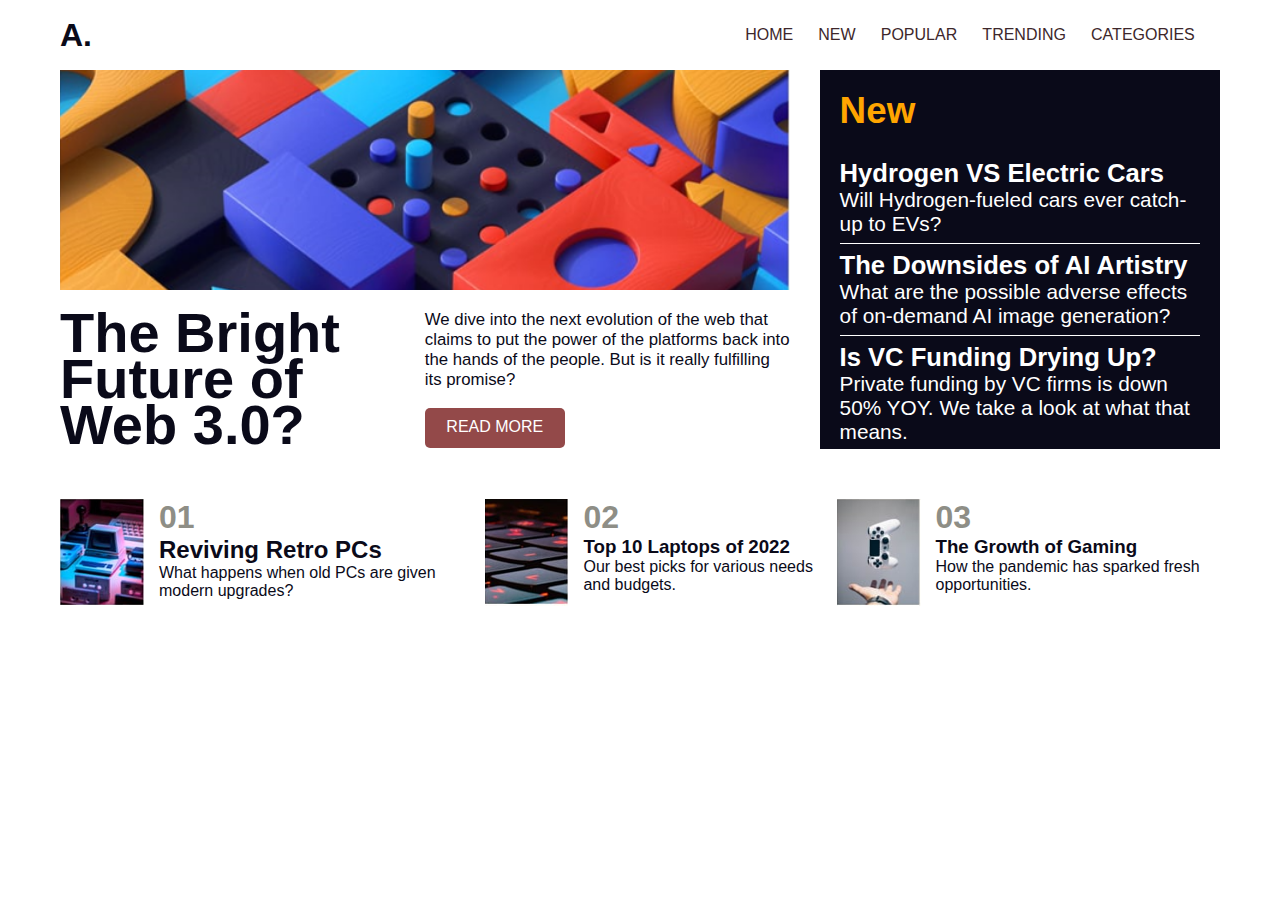
<file: New folder/News Homepage/index.html>
<!DOCTYPE html>
<html lang="en">
<head>
    <meta charset="UTF-8">
    <meta http-equiv="X-UA-Compatible" content="IE=edge">
    <meta name="viewport" content="width=device-width, initial-scale=1.0">
    <link rel="stylesheet" href="style.css">
    <title>News Homepage</title>
</head>
<body>
    <header>
        <h1>A.</h1>
        <nav>
            <ul class="desktop">
                <li><a href="#">HOME</a></li>
                <li><a href="#">NEW</a></li>
                <li><a href="#">POPULAR</a></li>
                <li><a href="#">TRENDING</a></li>
                <li><a href="#">CATEGORIES</a></li>
            </ul>

            <div class="ham">
                <div></div>
                <div></div>
                <div></div>
            </div>
        </nav>
    </header>
    <main>
        <div class="start">
            <div class="left">
                <div class="header-image">
                    
                </div>
                <div class="one">
                    <h1>The Bright Future of Web 3.0?</h1>
                    <div class="content">
                        <p>We dive into the next evolution of the web that claims to put the power of the platforms back into the hands of the people. But is it really fulfilling its promise?</p>
                        <div class="more">
                            <a href="#">READ MORE</a>
                        </div>
                        
                    </div>
                </div>
            </div>
            <div class="right">
                <h2>New</h2>
                <span class="two">
                    <div>
                        <h3>Hydrogen VS Electric Cars</h3>
                        <p>Will Hydrogen-fueled cars ever catch-up to EVs?</p>
                    </div>
                    <div class="line"></div>
                    <div>
                        <h3>The Downsides of AI Artistry</h3>
                        <p>What are the possible adverse effects of on-demand AI image generation?</p>
                    </div>
                    <div class="line"></div>
                    <div>
                        <h3>Is VC Funding Drying Up?</h3>
                        <p>Private funding by VC firms is down 50% YOY. We take a look at what that means.</p>
                    </div>
                </span>
            </div>
        </div>
        <div class="end">
            <div class="end1">
                <div>
                    <img src="assets/retro-image.PNG" alt="">
                </div>
                <div class="three">
                    <div class="numb">01</div>
                    <div>
                        <h2>Reviving Retro PCs</h2>
                    </div>
                    <div>
                        <p>
                            What happens when old PCs are given modern upgrades?</div>
                        </p>
                </div>
            </div>
            <div class="end1">
                <div>
                    <img src="assets/top-laptop.PNG" alt="">
                </div>
                <div class="three">
                    <div class="numb">02</div>
                    <div>
                        <h3>Top 10 Laptops of 2022</h3>
                    </div>
                    <div>
                        <p>
                            Our best picks for various needs and budgets.
                        </p>
                    </div>
                </div>
            </div>
            <div class="end1">
                <div>
                    <img src="assets/growth-of-gaming.PNG" alt="">
                </div>
                <div class="three">
                    <div class="numb">03</div>
                    <div>
                        <h3>The Growth of Gaming</h3>
                    </div>
                    <div>
                        <p>How the pandemic has sparked fresh opportunities.</p>
                    </div>
                </div>
            </div>
        </div>
    </main>
    <footer></footer>
    
</body>
</html>
</file>
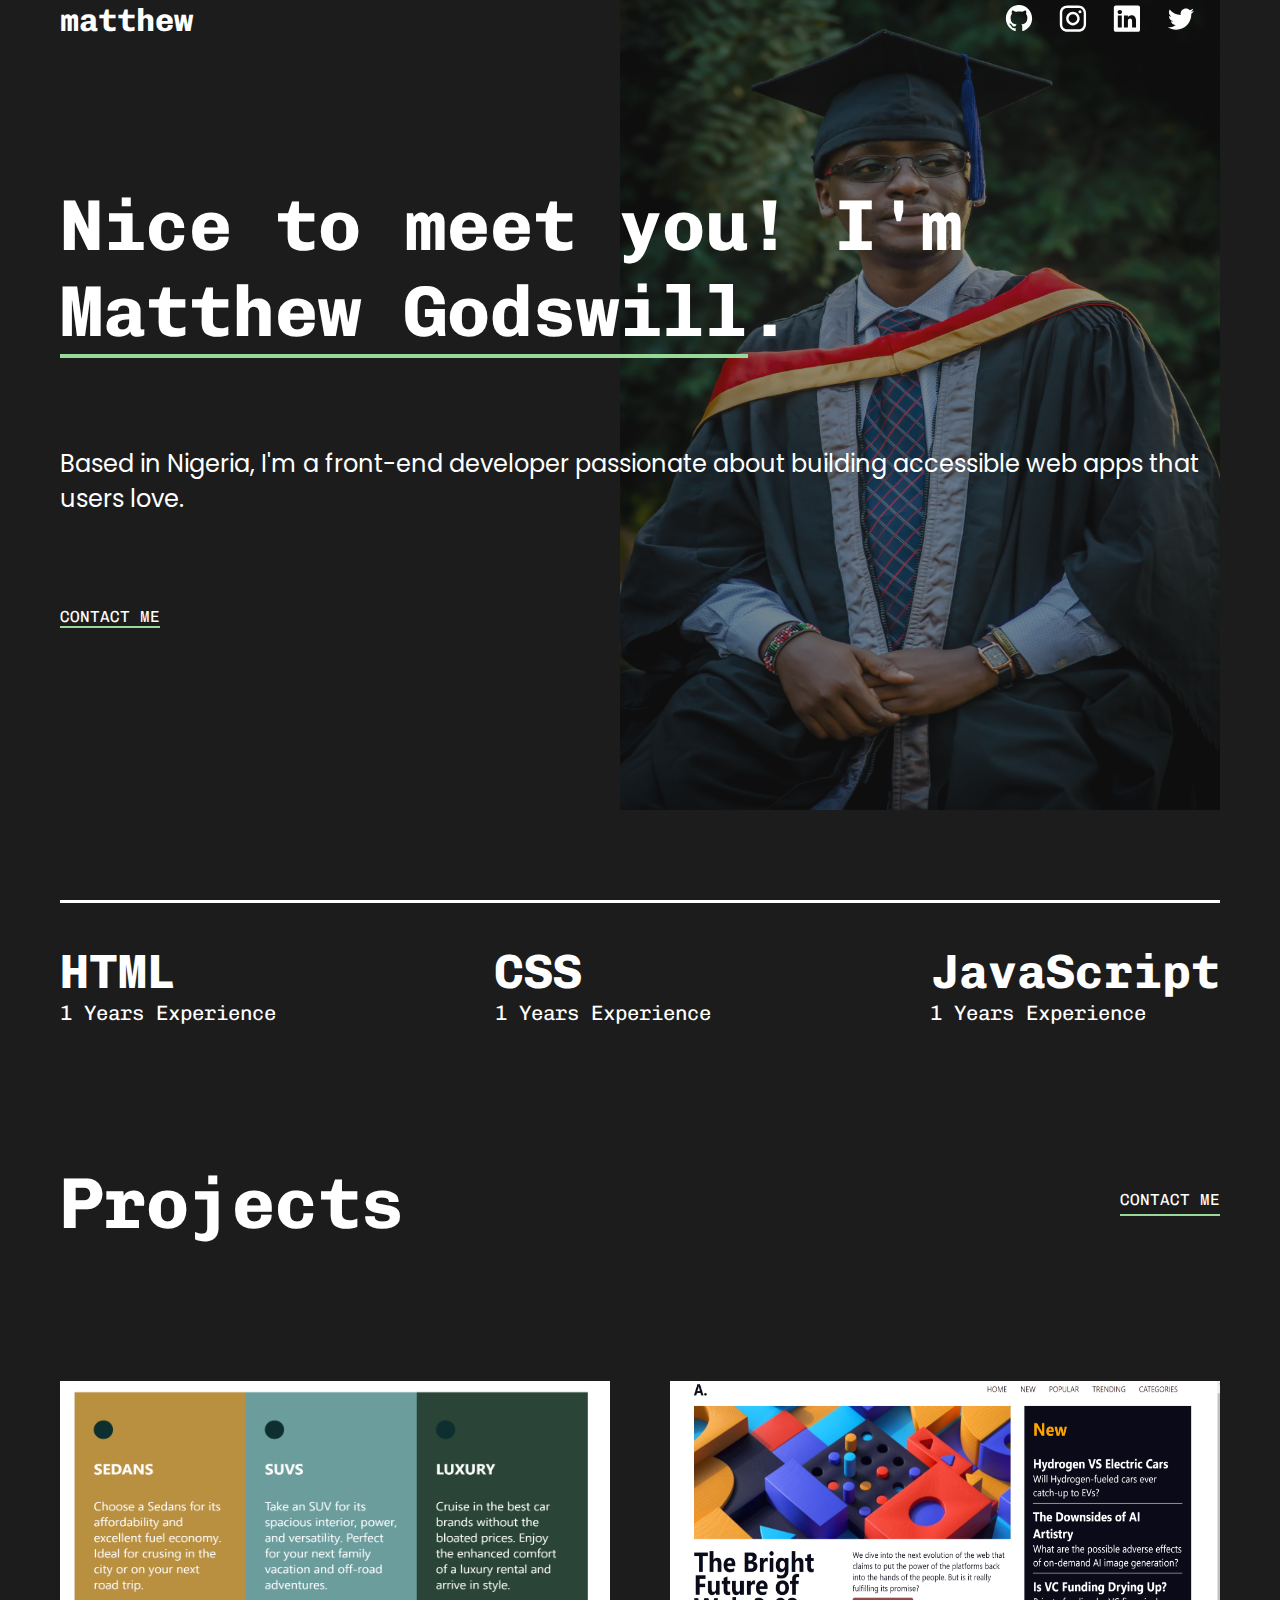
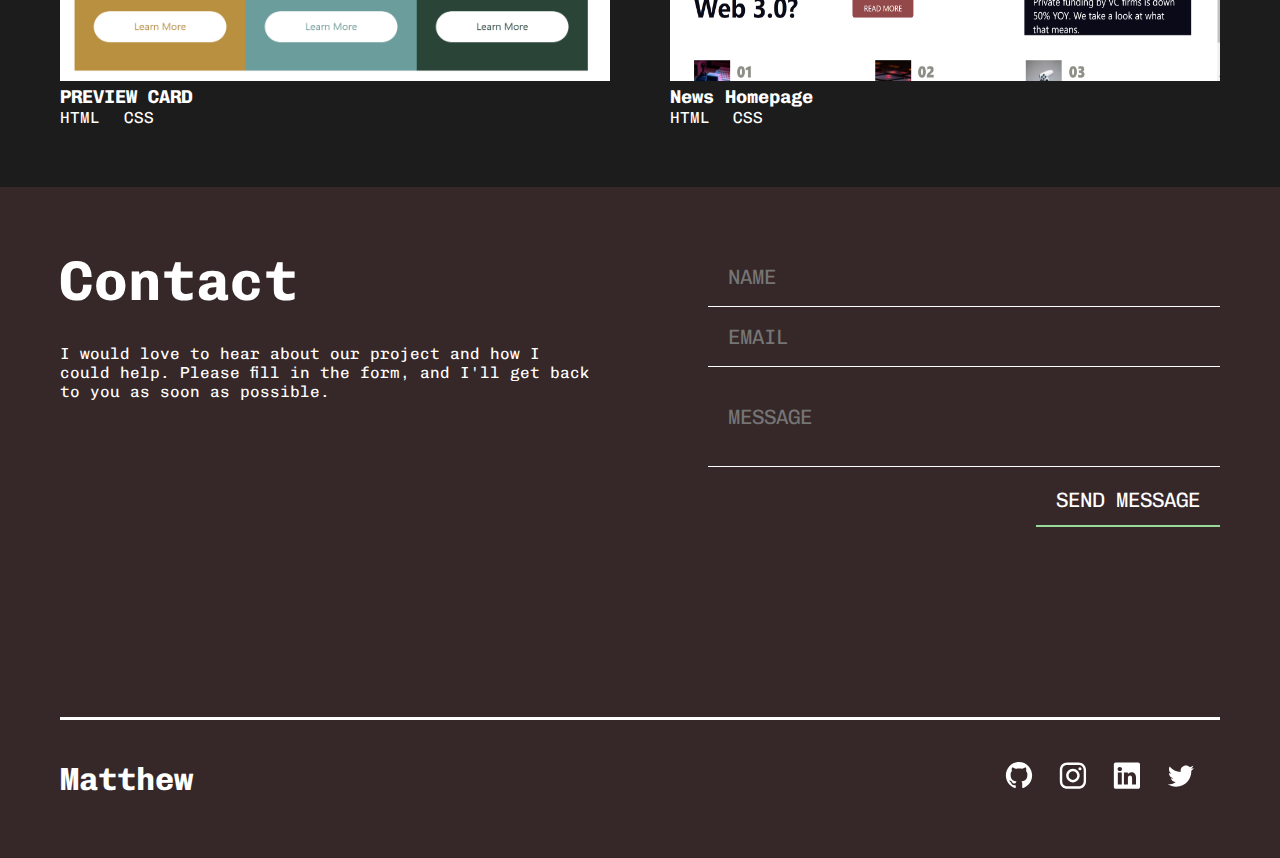
<file: New folder/portfolio/index.html>
<!DOCTYPE html>
<html lang="en">
<head>
    <meta charset="UTF-8">
    <meta http-equiv="X-UA-Compatible" content="IE=edge">
    <meta name="viewport" content="width=device-width, initial-scale=1.0">
    <link rel="stylesheet" href="style.css">
    <title>Portfolio</title>
</head>
<body>
    <header>
        <h1>matthew</h1>
        <nav>
            <ul>
                <li>
                    <a href="#">
                        <svg height="512px" id="Layer_1" style="enable-background:new 0 0 512 512;" version="1.1" viewBox="0 0 512 512" width="512px" xml:space="preserve" xmlns="http://www.w3.org/2000/svg" xmlns:xlink="http://www.w3.org/1999/xlink"><style type="text/css"><![CDATA[.st0{fill-rule:evenodd;clip-rule:evenodd;}]]></style><g><path class="st0" d="M256,32C132.3,32,32,134.8,32,261.7c0,101.5,64.2,187.5,153.2,217.9c11.2,2.1,15.3-5,15.3-11.1   c0-5.5-0.2-19.9-0.3-39.1c-62.3,13.9-75.5-30.8-75.5-30.8c-10.2-26.5-24.9-33.6-24.9-33.6c-20.3-14.3,1.5-14,1.5-14   c22.5,1.6,34.3,23.7,34.3,23.7c20,35.1,52.4,25,65.2,19.1c2-14.8,7.8-25,14.2-30.7c-49.7-5.8-102-25.5-102-113.5   c0-25.1,8.7-45.6,23-61.6c-2.3-5.8-10-29.2,2.2-60.8c0,0,18.8-6.2,61.6,23.5c17.9-5.1,37-7.6,56.1-7.7c19,0.1,38.2,2.6,56.1,7.7   c42.8-29.7,61.5-23.5,61.5-23.5c12.2,31.6,4.5,55,2.2,60.8c14.3,16.1,23,36.6,23,61.6c0,88.2-52.4,107.6-102.3,113.3   c8,7.1,15.2,21.1,15.2,42.5c0,30.7-0.3,55.5-0.3,63c0,6.1,4,13.3,15.4,11C415.9,449.1,480,363.1,480,261.7   C480,134.8,379.7,32,256,32z"/></g></svg>
                    </a>
                </li>
                <li>
                    <a href="#">
                        <?xml version="1.0" encoding="utf-8"?>
<!-- Generator: Adobe Illustrator 21.0.2, SVG Export Plug-In . SVG Version: 6.00 Build 0)  -->
<svg version="1.1" id="Layer_1" xmlns="http://www.w3.org/2000/svg" xmlns:xlink="http://www.w3.org/1999/xlink" x="0px" y="0px"
	 viewBox="0 0 56.7 56.7" enable-background="new 0 0 56.7 56.7" xml:space="preserve">
<g>
	<path d="M28.2,16.7c-7,0-12.8,5.7-12.8,12.8s5.7,12.8,12.8,12.8S41,36.5,41,29.5S35.2,16.7,28.2,16.7z M28.2,37.7
		c-4.5,0-8.2-3.7-8.2-8.2s3.7-8.2,8.2-8.2s8.2,3.7,8.2,8.2S32.7,37.7,28.2,37.7z"/>
	<circle cx="41.5" cy="16.4" r="2.9"/>
	<path d="M49,8.9c-2.6-2.7-6.3-4.1-10.5-4.1H17.9c-8.7,0-14.5,5.8-14.5,14.5v20.5c0,4.3,1.4,8,4.2,10.7c2.7,2.6,6.3,3.9,10.4,3.9
		h20.4c4.3,0,7.9-1.4,10.5-3.9c2.7-2.6,4.1-6.3,4.1-10.6V19.3C53,15.1,51.6,11.5,49,8.9z M48.6,39.9c0,3.1-1.1,5.6-2.9,7.3
		s-4.3,2.6-7.3,2.6H18c-3,0-5.5-0.9-7.3-2.6C8.9,45.4,8,42.9,8,39.8V19.3c0-3,0.9-5.5,2.7-7.3c1.7-1.7,4.3-2.6,7.3-2.6h20.6
		c3,0,5.5,0.9,7.3,2.7c1.7,1.8,2.7,4.3,2.7,7.2V39.9L48.6,39.9z"/>
</g>
</svg>

                    </a>
                </li>
                <li>
                    <a href="#">
                        <?xml version="1.0" ?><!DOCTYPE svg  PUBLIC '-//W3C//DTD SVG 1.1//EN'  'http://www.w3.org/Graphics/SVG/1.1/DTD/svg11.dtd'><svg enable-background="new 0 0 56.693 56.693" height="56.693px" id="Layer_1" version="1.1" viewBox="0 0 56.693 56.693" width="56.693px" xml:space="preserve" xmlns="http://www.w3.org/2000/svg" xmlns:xlink="http://www.w3.org/1999/xlink"><g><path d="M30.071,27.101v-0.077c-0.016,0.026-0.033,0.052-0.05,0.077H30.071z"/><path d="M49.265,4.667H7.145c-2.016,0-3.651,1.596-3.651,3.563v42.613c0,1.966,1.635,3.562,3.651,3.562h42.12   c2.019,0,3.654-1.597,3.654-3.562V8.23C52.919,6.262,51.283,4.667,49.265,4.667z M18.475,46.304h-7.465V23.845h7.465V46.304z    M14.743,20.777h-0.05c-2.504,0-4.124-1.725-4.124-3.88c0-2.203,1.67-3.88,4.223-3.88c2.554,0,4.125,1.677,4.175,3.88   C18.967,19.052,17.345,20.777,14.743,20.777z M45.394,46.304h-7.465V34.286c0-3.018-1.08-5.078-3.781-5.078   c-2.062,0-3.29,1.389-3.831,2.731c-0.197,0.479-0.245,1.149-0.245,1.821v12.543h-7.465c0,0,0.098-20.354,0-22.459h7.465v3.179   c0.992-1.53,2.766-3.709,6.729-3.709c4.911,0,8.594,3.211,8.594,10.11V46.304z"/></g></svg>
                    </a>
                </li>
                <li>
                    <a href="#">
                        <?xml version="1.0" ?><!DOCTYPE svg  PUBLIC '-//W3C//DTD SVG 1.1//EN'  'http://www.w3.org/Graphics/SVG/1.1/DTD/svg11.dtd'><svg enable-background="new 0 0 56.693 56.693" height="56.693px" id="Layer_1" version="1.1" viewBox="0 0 56.693 56.693" width="56.693px" xml:space="preserve" xmlns="http://www.w3.org/2000/svg" xmlns:xlink="http://www.w3.org/1999/xlink"><path d="M52.837,15.065c-1.811,0.805-3.76,1.348-5.805,1.591c2.088-1.25,3.689-3.23,4.444-5.592c-1.953,1.159-4.115,2-6.418,2.454  c-1.843-1.964-4.47-3.192-7.377-3.192c-5.581,0-10.106,4.525-10.106,10.107c0,0.791,0.089,1.562,0.262,2.303  c-8.4-0.422-15.848-4.445-20.833-10.56c-0.87,1.492-1.368,3.228-1.368,5.082c0,3.506,1.784,6.6,4.496,8.412  c-1.656-0.053-3.215-0.508-4.578-1.265c-0.001,0.042-0.001,0.085-0.001,0.128c0,4.896,3.484,8.98,8.108,9.91  c-0.848,0.23-1.741,0.354-2.663,0.354c-0.652,0-1.285-0.063-1.902-0.182c1.287,4.015,5.019,6.938,9.441,7.019  c-3.459,2.711-7.816,4.327-12.552,4.327c-0.815,0-1.62-0.048-2.411-0.142c4.474,2.869,9.786,4.541,15.493,4.541  c18.591,0,28.756-15.4,28.756-28.756c0-0.438-0.009-0.875-0.028-1.309C49.769,18.873,51.483,17.092,52.837,15.065z"/></svg>
                    </a>
                </li>
            </ul>
        </nav>
    </header>
    <main>
        <div class="container">
            <h2>Nice to meet you! I'm <span>Matthew Godswill</span>. </h2>
            <p>Based in Nigeria, I'm a front-end developer  passionate about building accessible web apps that users love.</p>
            <a href="#contact">CONTACT ME</a>
        </div>
        <div class="profile">
            <img src="squa.jpg" alt="">
        </div>
        <div class="line"></div>
        <div class="experience">
            <div class="lang">
                <span>
                    <h2>HTML</h2>
                    <p>1 Years Experience</p>
                </span>
                <span>
                    <h2>CSS</h2>
                    <p>1 Years Experience</p>
                </span>
                <span>
                    <h2>JavaScript</h2>
                    <p>1 Years Experience</p>
                </span>
            </div>
            
        </div>

        <div class="projects">
            <div class="project-heading">
                <h2>Projects</h2>
                <a href="#contact">CONTACT ME</a>
            </div>
            <div class="project-section">
                <span>
                    <img src="preview-card.PNG" alt="">
                    <div class="overlay">
                        <a href="../preview-card/index.html" target="_blank">Visit Site</a>
                        <a href="#">Check Code</a>
                    </div>
                    <div>
                        <h3>PREVIEW CARD</h3>
                        <span class="language">
                            <p>HTML</p>
                            <p>CSS</p>
                        </span>
                    </div>
                </span>
                <span class="five">
                    <img src="news.PNG" alt="">
                    <div class="overlay">
                        <a href="../News Homepage/index.html" target="_blank">Visit Site</a>
                        <a href="#">Check Code</a>
                    </div>
                    <div>
                        <h3>News Homepage</h3>
                        <span class="language">
                            <p>HTML</p>
                            <p>CSS</p>
                        </span>
                    </div>
                </span>
            </div>
        </div>

        <div class="contact" id="contact">
            <div class="details">
                <h2>Contact</h2>
                <p>
                    I would love to hear about our project and how I <br> could help. Please fill in the form, and I'll get back <br> to you as soon as possible.
                </p>
            </div>
            <div class="form">
                <form action="#">
                    <input type="text" name="name" placeholder="NAME"><br>
                    <input type="email" name="name" placeholder="EMAIL"><br>
                    <input type="text" name="name" placeholder="MESSAGE" id="message"><br>
                    <input id="send" type="submit" value="SEND MESSAGE">
                </form>
            </div>
        </div>
    </main>
    <footer>
        <div class="line"></div>
        <div>
            <h1>Matthew</h1>
            <nav>
                <ul>
                    <li>
                        <a href="#">
                            <svg height="512px" id="Layer_1" style="enable-background:new 0 0 512 512;" version="1.1" viewBox="0 0 512 512" width="512px" xml:space="preserve" xmlns="http://www.w3.org/2000/svg" xmlns:xlink="http://www.w3.org/1999/xlink"><style type="text/css"><![CDATA[.st0{fill-rule:evenodd;clip-rule:evenodd;}]]></style><g><path class="st0" d="M256,32C132.3,32,32,134.8,32,261.7c0,101.5,64.2,187.5,153.2,217.9c11.2,2.1,15.3-5,15.3-11.1   c0-5.5-0.2-19.9-0.3-39.1c-62.3,13.9-75.5-30.8-75.5-30.8c-10.2-26.5-24.9-33.6-24.9-33.6c-20.3-14.3,1.5-14,1.5-14   c22.5,1.6,34.3,23.7,34.3,23.7c20,35.1,52.4,25,65.2,19.1c2-14.8,7.8-25,14.2-30.7c-49.7-5.8-102-25.5-102-113.5   c0-25.1,8.7-45.6,23-61.6c-2.3-5.8-10-29.2,2.2-60.8c0,0,18.8-6.2,61.6,23.5c17.9-5.1,37-7.6,56.1-7.7c19,0.1,38.2,2.6,56.1,7.7   c42.8-29.7,61.5-23.5,61.5-23.5c12.2,31.6,4.5,55,2.2,60.8c14.3,16.1,23,36.6,23,61.6c0,88.2-52.4,107.6-102.3,113.3   c8,7.1,15.2,21.1,15.2,42.5c0,30.7-0.3,55.5-0.3,63c0,6.1,4,13.3,15.4,11C415.9,449.1,480,363.1,480,261.7   C480,134.8,379.7,32,256,32z"/></g></svg>
                        </a>
                    </li>
                    <li>
                        <a href="#">
                            <?xml version="1.0" encoding="utf-8"?>
    <!-- Generator: Adobe Illustrator 21.0.2, SVG Export Plug-In . SVG Version: 6.00 Build 0)  -->
    <svg version="1.1" id="Layer_1" xmlns="http://www.w3.org/2000/svg" xmlns:xlink="http://www.w3.org/1999/xlink" x="0px" y="0px"
        viewBox="0 0 56.7 56.7" enable-background="new 0 0 56.7 56.7" xml:space="preserve">
    <g>
        <path d="M28.2,16.7c-7,0-12.8,5.7-12.8,12.8s5.7,12.8,12.8,12.8S41,36.5,41,29.5S35.2,16.7,28.2,16.7z M28.2,37.7
            c-4.5,0-8.2-3.7-8.2-8.2s3.7-8.2,8.2-8.2s8.2,3.7,8.2,8.2S32.7,37.7,28.2,37.7z"/>
        <circle cx="41.5" cy="16.4" r="2.9"/>
        <path d="M49,8.9c-2.6-2.7-6.3-4.1-10.5-4.1H17.9c-8.7,0-14.5,5.8-14.5,14.5v20.5c0,4.3,1.4,8,4.2,10.7c2.7,2.6,6.3,3.9,10.4,3.9
            h20.4c4.3,0,7.9-1.4,10.5-3.9c2.7-2.6,4.1-6.3,4.1-10.6V19.3C53,15.1,51.6,11.5,49,8.9z M48.6,39.9c0,3.1-1.1,5.6-2.9,7.3
            s-4.3,2.6-7.3,2.6H18c-3,0-5.5-0.9-7.3-2.6C8.9,45.4,8,42.9,8,39.8V19.3c0-3,0.9-5.5,2.7-7.3c1.7-1.7,4.3-2.6,7.3-2.6h20.6
            c3,0,5.5,0.9,7.3,2.7c1.7,1.8,2.7,4.3,2.7,7.2V39.9L48.6,39.9z"/>
    </g>
    </svg>

                        </a>
                    </li>
                    <li>
                        <a href="#">
                            <?xml version="1.0" ?><!DOCTYPE svg  PUBLIC '-//W3C//DTD SVG 1.1//EN'  'http://www.w3.org/Graphics/SVG/1.1/DTD/svg11.dtd'><svg enable-background="new 0 0 56.693 56.693" height="56.693px" id="Layer_1" version="1.1" viewBox="0 0 56.693 56.693" width="56.693px" xml:space="preserve" xmlns="http://www.w3.org/2000/svg" xmlns:xlink="http://www.w3.org/1999/xlink"><g><path d="M30.071,27.101v-0.077c-0.016,0.026-0.033,0.052-0.05,0.077H30.071z"/><path d="M49.265,4.667H7.145c-2.016,0-3.651,1.596-3.651,3.563v42.613c0,1.966,1.635,3.562,3.651,3.562h42.12   c2.019,0,3.654-1.597,3.654-3.562V8.23C52.919,6.262,51.283,4.667,49.265,4.667z M18.475,46.304h-7.465V23.845h7.465V46.304z    M14.743,20.777h-0.05c-2.504,0-4.124-1.725-4.124-3.88c0-2.203,1.67-3.88,4.223-3.88c2.554,0,4.125,1.677,4.175,3.88   C18.967,19.052,17.345,20.777,14.743,20.777z M45.394,46.304h-7.465V34.286c0-3.018-1.08-5.078-3.781-5.078   c-2.062,0-3.29,1.389-3.831,2.731c-0.197,0.479-0.245,1.149-0.245,1.821v12.543h-7.465c0,0,0.098-20.354,0-22.459h7.465v3.179   c0.992-1.53,2.766-3.709,6.729-3.709c4.911,0,8.594,3.211,8.594,10.11V46.304z"/></g></svg>
                        </a>
                    </li>
                    <li>
                        <a href="#">
                            <?xml version="1.0" ?><!DOCTYPE svg  PUBLIC '-//W3C//DTD SVG 1.1//EN'  'http://www.w3.org/Graphics/SVG/1.1/DTD/svg11.dtd'><svg enable-background="new 0 0 56.693 56.693" height="56.693px" id="Layer_1" version="1.1" viewBox="0 0 56.693 56.693" width="56.693px" xml:space="preserve" xmlns="http://www.w3.org/2000/svg" xmlns:xlink="http://www.w3.org/1999/xlink"><path d="M52.837,15.065c-1.811,0.805-3.76,1.348-5.805,1.591c2.088-1.25,3.689-3.23,4.444-5.592c-1.953,1.159-4.115,2-6.418,2.454  c-1.843-1.964-4.47-3.192-7.377-3.192c-5.581,0-10.106,4.525-10.106,10.107c0,0.791,0.089,1.562,0.262,2.303  c-8.4-0.422-15.848-4.445-20.833-10.56c-0.87,1.492-1.368,3.228-1.368,5.082c0,3.506,1.784,6.6,4.496,8.412  c-1.656-0.053-3.215-0.508-4.578-1.265c-0.001,0.042-0.001,0.085-0.001,0.128c0,4.896,3.484,8.98,8.108,9.91  c-0.848,0.23-1.741,0.354-2.663,0.354c-0.652,0-1.285-0.063-1.902-0.182c1.287,4.015,5.019,6.938,9.441,7.019  c-3.459,2.711-7.816,4.327-12.552,4.327c-0.815,0-1.62-0.048-2.411-0.142c4.474,2.869,9.786,4.541,15.493,4.541  c18.591,0,28.756-15.4,28.756-28.756c0-0.438-0.009-0.875-0.028-1.309C49.769,18.873,51.483,17.092,52.837,15.065z"/></svg>
                        </a>
                    </li>
                </ul>
            </nav>
        </div>
    </footer>
</body>
</html>
</file>
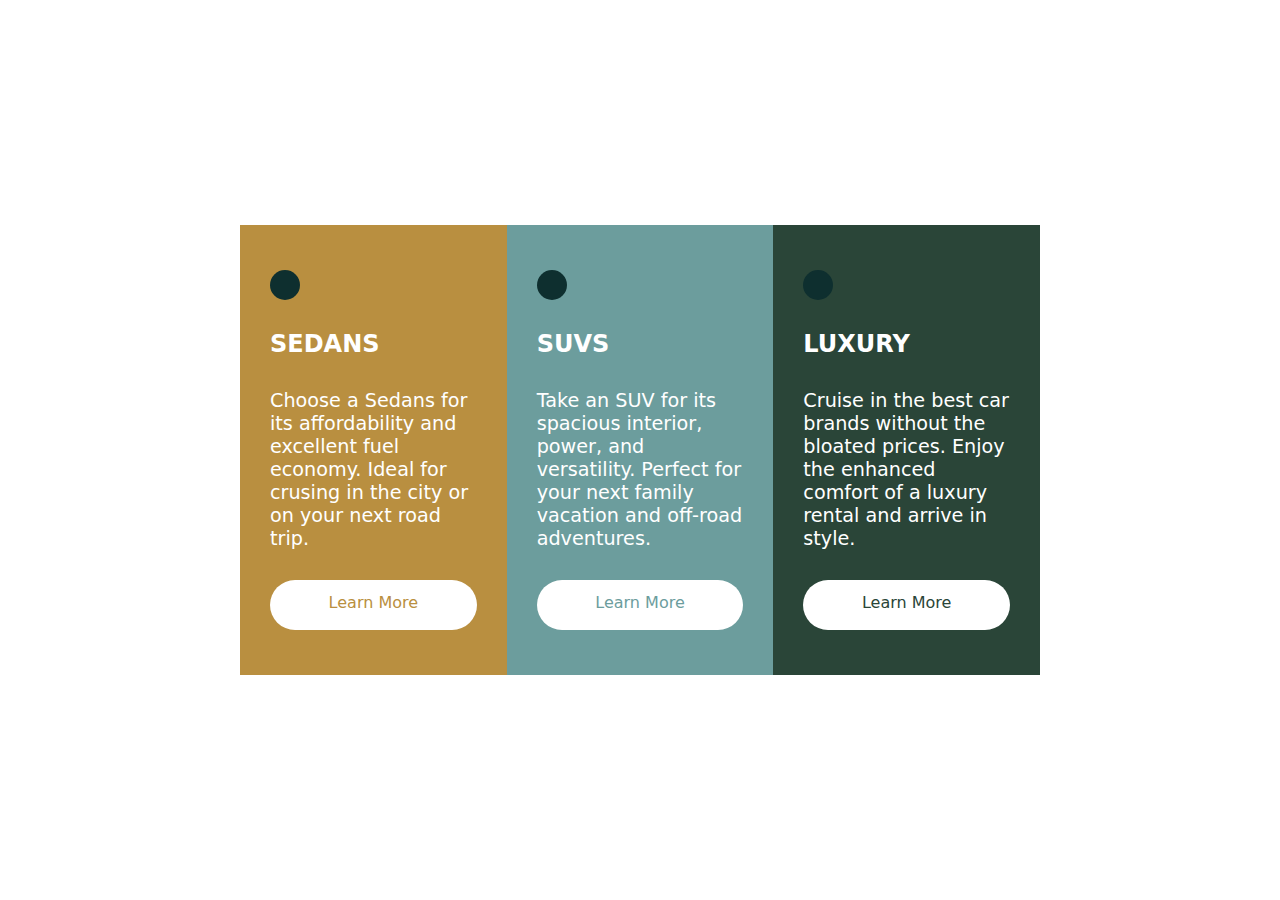
<file: New folder/preview-card/index.html>
<!DOCTYPE html>
<html lang="en">
<head>
    <meta charset="UTF-8">
    <meta http-equiv="X-UA-Compatible" content="IE=edge">
    <meta name="viewport" content="width=device-width, initial-scale=1.0">
    <link rel="stylesheet" href="style.css">
    <title>Preview Card</title>
</head>
<body>
    <div class="container">
        <div class="card one">
            <div class="icon"></div>
            <div class="title">
                <h2>SEDANS</h2>
            </div>
            <div class="content">
                <p>
                    Choose a Sedans for its affordability and excellent fuel economy. Ideal for crusing in the city or on your next road trip.
                </p>
            </div>
            <div class="more">
                <a href="#">Learn More</a>
            </div>
        </div>
        <div class="card two">
            <div class="icon"></div>
            <div class="title">
                <h2>SUVS</h2>
            </div>
            <div class="content">
                <p>
                    Take an SUV for its spacious interior, power, and versatility. Perfect for your next family vacation and off-road adventures.
                </p>
            </div>
            <div class="more">
                <a href="#">Learn More</a>
            </div>
        </div>
        <div class="card three">
            <div class="icon"></div>
            <div class="title">
                <h2>LUXURY</h2>
            </div>
            <div class="content">
                <p>
                    Cruise in the best car brands without the bloated prices. Enjoy the enhanced comfort of a luxury rental and arrive in style.
                </p>
            </div>
            <div class="more">
                <a href="#">Learn More</a>
            </div>
        </div>
    </div>

    <div class="box"></div>
</body>
</html>
</file>
<file: New folder/News Homepage/style.css>
* {
    padding: 0;
    margin: 0;
    box-sizing: border-box;
    font-family: 'Segoe UI', Tahoma, Geneva, Verdana, sans-serif;
}

body {
    color: rgb(10, 10, 25);
    padding: 0 60px;
}

.mobile {
    display: none;
}

header {
    display: flex;
    justify-content: space-between;
    align-items: center;
    height: 70px;
}

.ham {
    visibility: hidden;
}

ul {
    display: flex;
    justify-content: space-evenly;
    list-style: none;
    width: 500px;
}

a {
    text-decoration: none;
    color: rgb(61, 39, 43);
}

.start {
    display: flex;
}

.header-image {
    background-image: url("assets/desktop-header-image.PNG");
    width: 100%;
    height: 58%;
    background-repeat: no-repeat;
    background-size: cover;
    background-position: center;
}

.one {
    display: flex;
    justify-content: space-evenly;
    width: 729.6px;
    padding: 20px 0;
}

.one h1 {
    font-size: 3.5em;
    line-height: 46px;
    width: 50%;
}

.one p {
    font-size: 1.05em;
}

.more {
    height: 40px;
    width: 140px;
    color: white;
    border-radius: 5px;
    background-color: rgb(147, 73, 73);
    text-align: center;
    padding-top: 10px;
}

.more a {
    color: white;
}

.content {
    display: flex;
    flex-direction: column;
    justify-content: space-between;
    width: 50%;
}

.right {
    background-color: rgb(10, 10, 25);
    width: 100%;
    color: #fff;
    padding: 20px;
    margin-left: 30px;
}

.right span {
    display: flex;
    flex-direction: column;
    justify-content: space-evenly;
    height: 100%;
    padding: 20px 0;
}

.right h2 {
    color: orange;
    font-size: 2.3em;
}

.right h3 {
    font-size: 1.6em;
}

.right p {
    font-size: 1.3em;
}

.line {
    height: 1px;
    background-color: #fff;
    width: 100%;
}

.end {
    display: flex;
    margin-top: 50px;
}

.end1 {
    display: flex;
}

.three {
    margin-left: 15px;
}

.numb {
    font-size: 2em;
    font-weight: 900;
    color: rgb(142, 142, 134);
}

/* For Mobile View  */

@media screen and (max-width: 768px) {
    body {
        overflow-x: hidden;
    }
    header {
        display: flex;
        justify-content: space-between;
    }
    .desktop {
        display: none;
    }

    .mobile {
        display: block;
    }

    .ham {
        visibility: visible;
        height: 30px;
        display: flex;
        flex-direction: column;
        justify-content: space-evenly;
        width: 40px;
    }

    .ham div {
        height: 5px;
        width: 100%;
        background-color: rgb(10, 10, 25);
    }

    .header-image {
        background-image: url("assets/mobile-header-image.PNG");
        width: 73vw;
        height: 50vh;
        background-repeat: no-repeat;
        background-size: cover;
        background-position: center;
    }

    .start {
        display: flex;
        flex-direction: column;
    }

    .one {
        display: flex;
        flex-direction: column;
    }

    .one h1 {
        font-size: 3em;
        width: 60%;
    }

    .one p {
        padding: 20px 0;
    }

    .right {
        margin: 0;
    }

    .end {
        display: flex;
        flex-direction: column;
    }

    .end1 {
        margin-bottom: 15px;
    }

    .three {
        margin-left: 25px;
    }

    .numb {
        font-size: 1.5em
    }

    .three p {
        max-width: 220px;
    }

    .right span {
        display: flex;
        flex-direction: column;
        justify-content: space-evenly;
        height: 30em;
    }
}
</file>
<file: New folder/portfolio/style.css>
@import url('https://fonts.googleapis.com/css2?family=Chivo+Mono&display=swap');
@import url('https://fonts.googleapis.com/css2?family=Poppins&display=swap');

* {
    padding: 0;
    margin: 0;
    box-sizing: border-box;
    font-family: 'Chivo Mono', monospace;
}

body {
    padding: 0px 60px;
    background-color: rgb(28, 28, 28);
    color: white;
}

header {
    position: relative;
    display: flex;
    justify-content: space-between;
    align-items: center;
    width: 100%;
    height: 40px;
    z-index: 3;
}

svg {
    height: 30px;
    width: 30px;
    fill: white;
}

ul {
    display: flex;
    justify-content: space-evenly;
    align-items: center;
    width: 240px;
    list-style: none;
}

.container {
    display: flex;
    flex-direction: column;
    justify-content: space-evenly;
    position: relative;
    z-index: 2;
    margin-top: 50px;
    height: 70vh;
}

.container h2 {
    font-size: 4.5em;
}

.container p{
    font-size: 1.5em;
    font-family: 'Poppins', sans-serif;
}

.container span {
    border-bottom: 4px solid rgb(152, 216, 152);
}

.container a {
    text-decoration: none;
    color: white;
    border-bottom: 2px solid rgb(152, 216, 152);
    width: fit-content;
}

.profile img{
    position: absolute;
    width: 600px;
    height: 90vh;
    top: 0;
    right: 60px;
    opacity: 0.5;
}

.line {
    height: 3px;
    width: 100%;
    background-color: white;
    margin-top: 20vh;
}

.experience {
    margin-top: 40px;
}

.lang {
    display: flex;
    justify-content: space-between;
    margin-bottom: 30px;
}

.lang h2 {
    font-size: 3em;
}

.lang p {
    font-size: 1.3em;
}

.project-heading {
    display: flex;
    justify-content: space-between;
    align-items: center;
    margin: 15vh 0;
}

.project-heading h2 {
    font-size: 4.5em;
}

.project-heading a {
    text-decoration: none;
    color: white;
    border-bottom: 2px solid rgb(152, 216, 152);
    width: fit-content;
    padding-bottom: 5px;
}

.project-section {
    display: flex;
    justify-content: space-between;
    position: relative;
}

.project-section img {
    width: 43vw;
    height: 300px;
}

.language {
    display: flex;
    justify-content: space-between;
    width: 17%
}

.overlay {
    position: absolute;
    height: 300px;
    width: 43vw;
    background-color: rgb(28, 28, 28);
    display: flex;
    justify-content: space-evenly;
    align-items: center;
    top: 0;
    opacity: 0;
}

.overlay:hover {
    opacity: 0.8;
    transition: ease 500ms;
}

.overlay a {
    text-decoration: none;
    color:rgb(255, 255, 255);
    font-size: 1.5em;
    font-weight: 700;
}

.contact {
    background-color: rgb(54, 40, 40);
    margin: 0 -60px;
    margin-top: 60px;
    padding: 60px;
    display: flex;
    justify-content: space-between;
}

.contact h2 {
    font-size: 3.5em;
    margin-bottom: 30px;
}

.form {
    position: relative;
}

.form input {
    background-color: rgb(54, 40, 40);
    height: 60px;
    padding: 20px;
    border: none;
    color: #fff;
    font-size: 1.3em;
    border-bottom: 1px solid white;
    width: 40vw;
}

#message {
    height: 100px;
}

#send {
    position: absolute;
    right: 0;
    border-bottom: 2px solid rgb(152, 216, 152);
    color: white;
    width: fit-content;
}

footer {
    background-color: rgb(54, 40, 40);
    margin: 0 -60px;
    padding: 60px;
    padding-top: 10px;
}

footer div {
    display: flex;
    justify-content: space-between;
    margin-top: 40px;
}

@media screen and (max-width: 820px) {
    body {
        padding: 30px;
    }

    .container h2 {
        max-width: 6.7em;
        line-height: 1.2em;
        font-size: 3.7em;
    }

    .container p {
        margin: 40px 0;
        max-width: 15em;
    }

    .profile img {
        width: 400px;
        margin-right:-60px
    }

    .lang {
        display: grid;
        grid-template-rows: 1fr 1fr;
        grid-template-columns: 1fr 1fr;
    }

    .lang span {
        margin-bottom: 20px;
    }

    .project-section img {
        width: 41vw;
        height: 10em;
    }

    .language {
        width: 85px
    }

    .overlay {
        height: 10em;
        width: 41vw;
    }

    .contact {
        display: flex;
        flex-direction: column;
        justify-content: center;
        align-items: center;
        /* width: 100%; */
    }

    .details {
        text-align: center;
    }

    .details p {
        font-size: 1.5em
    }

    .form input {
        width: 70vw;
    }

}

@media screen and (max-width:768px) {

    body {
        padding: 0;
        margin: 0;
    }
    header {
        display: flex;
        flex-direction: column;
        justify-content: center;
        align-items: center;
        background-color: rgb(28, 28, 28);
        height: 100%;
        width: 100vw;
        opacity: 0.8;
    }

    .profile img {
        top: 10%;
        /* right: 42vh; */
        width: 90%;
    }

    main {
        margin-top: 90vh;
        width: 100vw;
    }

    .container {
        display: flex;
        flex-direction: column;
        justify-content: center;
        align-items: center;
        width: 100vw;
    }

    .container h2 {
        font-size: 3em;
    }

    .container h2, .container p {
        max-width: 68vw;
        text-align: center;
    }

    .container a {
        font-size: 1.8em;
    }

    .line {
        width: 100vw;
    }

    .lang {
        display: flex;
        flex-direction: column;
        text-align: center;
        padding-bottom: 20px;
        border-bottom: 3px solid white;
    }

    .project-heading {
        display: flex;
        justify-content: space-evenly;
    }

    .project-section {
        display: flex;
        flex-direction: column;
        justify-content: center;
        align-items: center;
    }

    .project-section img {
        width: 100vw;
        height: 20em;
    }

    .five {
        position: relative;
    }

    .overlay {
        display: flex;
        flex-direction: column;
        width: 100vw;
        height: 20em;
        /* opacity: 1; */
    }

    footer div {
        display: flex;
        flex-direction: column;
        justify-content: space-evenly;
        align-items: center;
    }
}
</file>
<file: New folder/preview-card/style.css>
* {
    padding: 0;
    margin: 0;
    box-sizing: border-box;
    font-family: system-ui, -apple-system, BlinkMacSystemFont, 'Segoe UI', Roboto, Oxygen, Ubuntu, Cantarell, 'Open Sans', 'Helvetica Neue', sans-serif;
}

body {
    /* To place the container in the center of the browser. */
    display: flex;
    justify-content: center;
    align-items: center;
    height: 100vh;
}

.container {
    display: flex;
    justify-content: space-evenly;
    background-color: #000;
    color: #fff;
    height: 450px;
    width: 800px;
    border-radius: 10px;
}

.card {
    display: flex;
    flex-direction: column;
    justify-content: space-around;
    width: 100%;
    padding: 30px;
}

.one{
    background-color: rgb(185, 143, 64);
}

.two {
    background-color: rgb(108, 157, 157);
}

.two a {
    color: rgb(108, 157, 157);
}

.three {
    background-color: rgb(42, 69, 56);
}

.three a {
    color: rgb(42, 69, 56);
}

.icon {
    background-color: rgb(14, 47, 47);
    height: 30px;
    width: 30px;
    border-radius: 50%;
}

a {
    text-decoration: none;
    color: rgb(185, 143, 64);
}

.more {
    background-color: #fff;
    text-align: center;
    height: 50px;
    padding-top: 13px;
    border-radius: 40px;
}
.more:hover {
    cursor: pointer;
    background-color: rgb(185, 143, 64);
    color: white;
    border: 2px solid white;
    transition: ease-in 300ms;
}
.one .more:hover a {
    color: white;
} 
.two .more:hover {
    background-color: rgb(108, 157, 157);
    cursor: pointer;
    border: 2px solid white;
}
.two .more:hover a {
    color: white;
}

.three .more:hover {
    background-color: rgb(42, 69, 56);
    border: 2px solid white;
    cursor:pointer;
}
.three .more:hover a {
    color: white;
}

p {
    font-size: 1.2em;
}
/*
.box {
    position: fixed;
    top: 0%;
    left: 0;
    bottom: 50%; 
    width: 100vw;
    height: 70px;
    background-color: red;
}*/

@media screen and (max-width: 768px) {
    .container {
        display: flex;
        flex-direction: column;
        width: 600px;
    }
}
</file>
